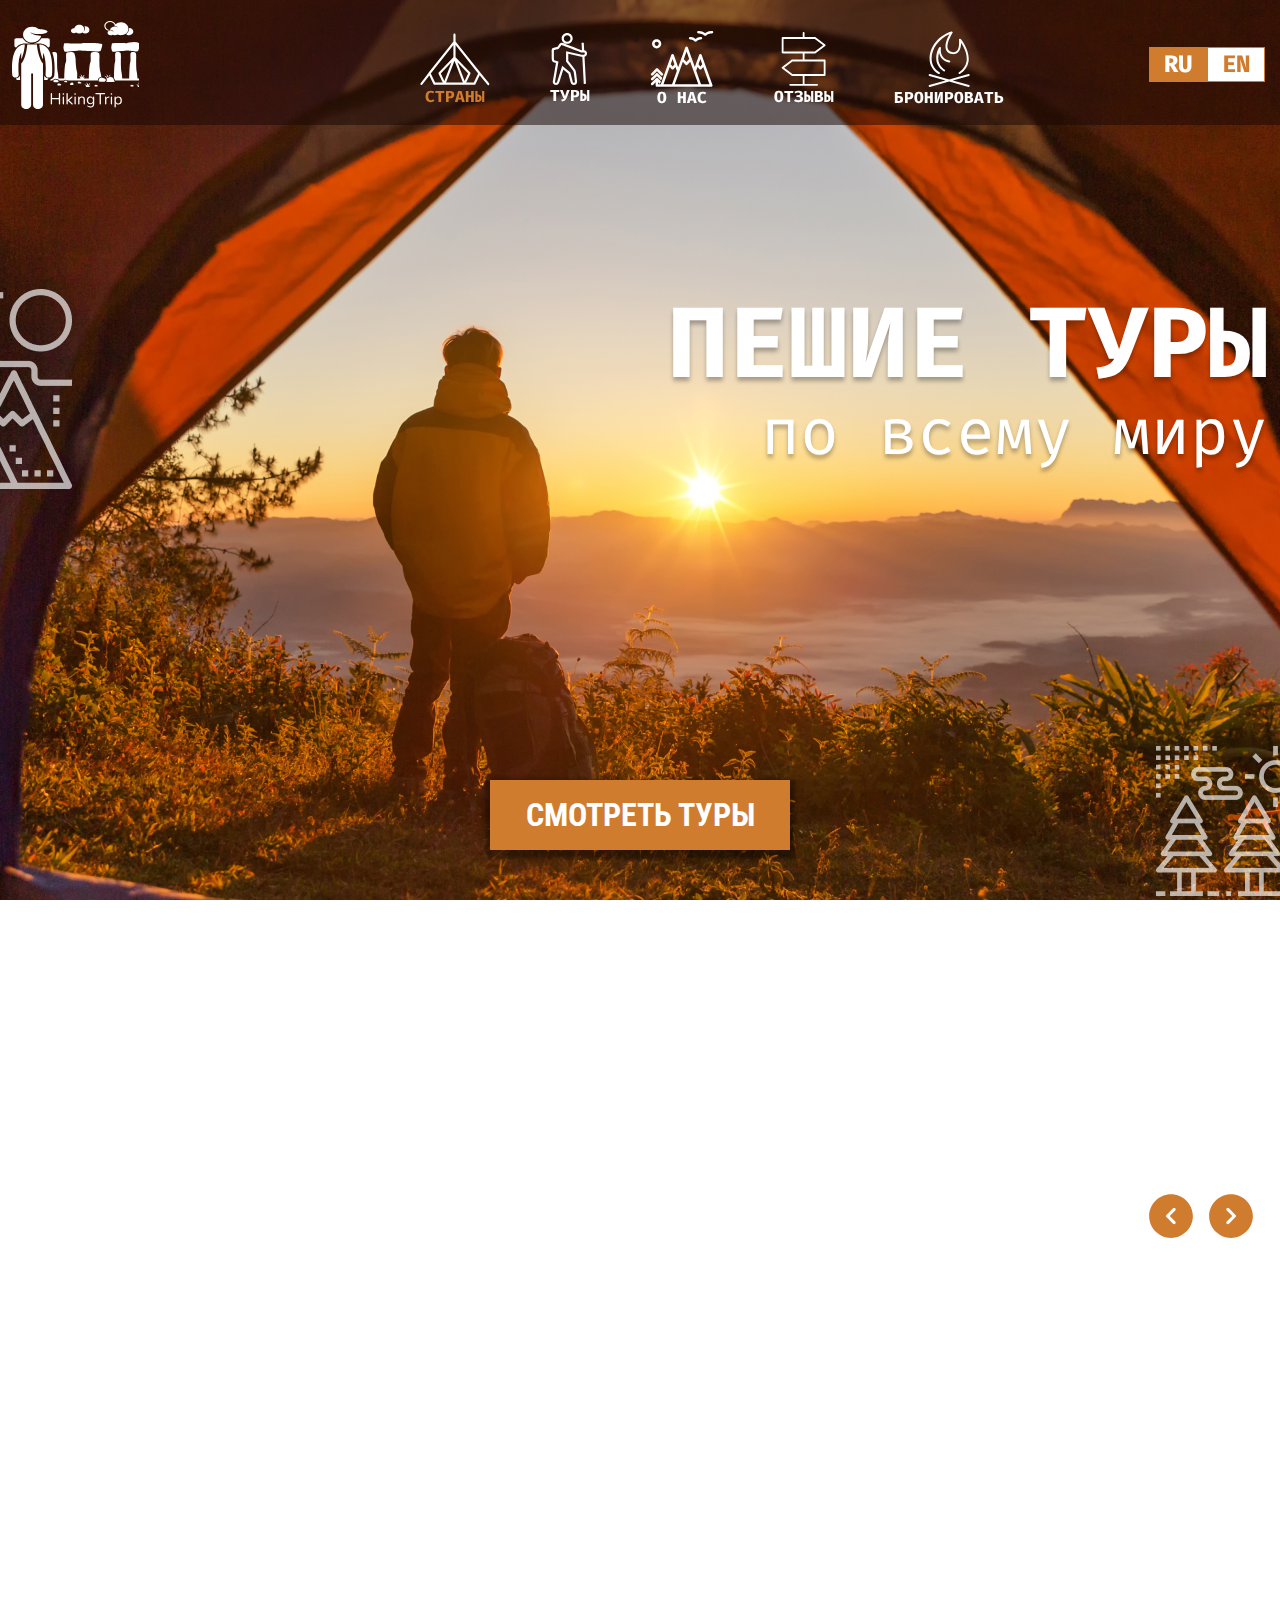
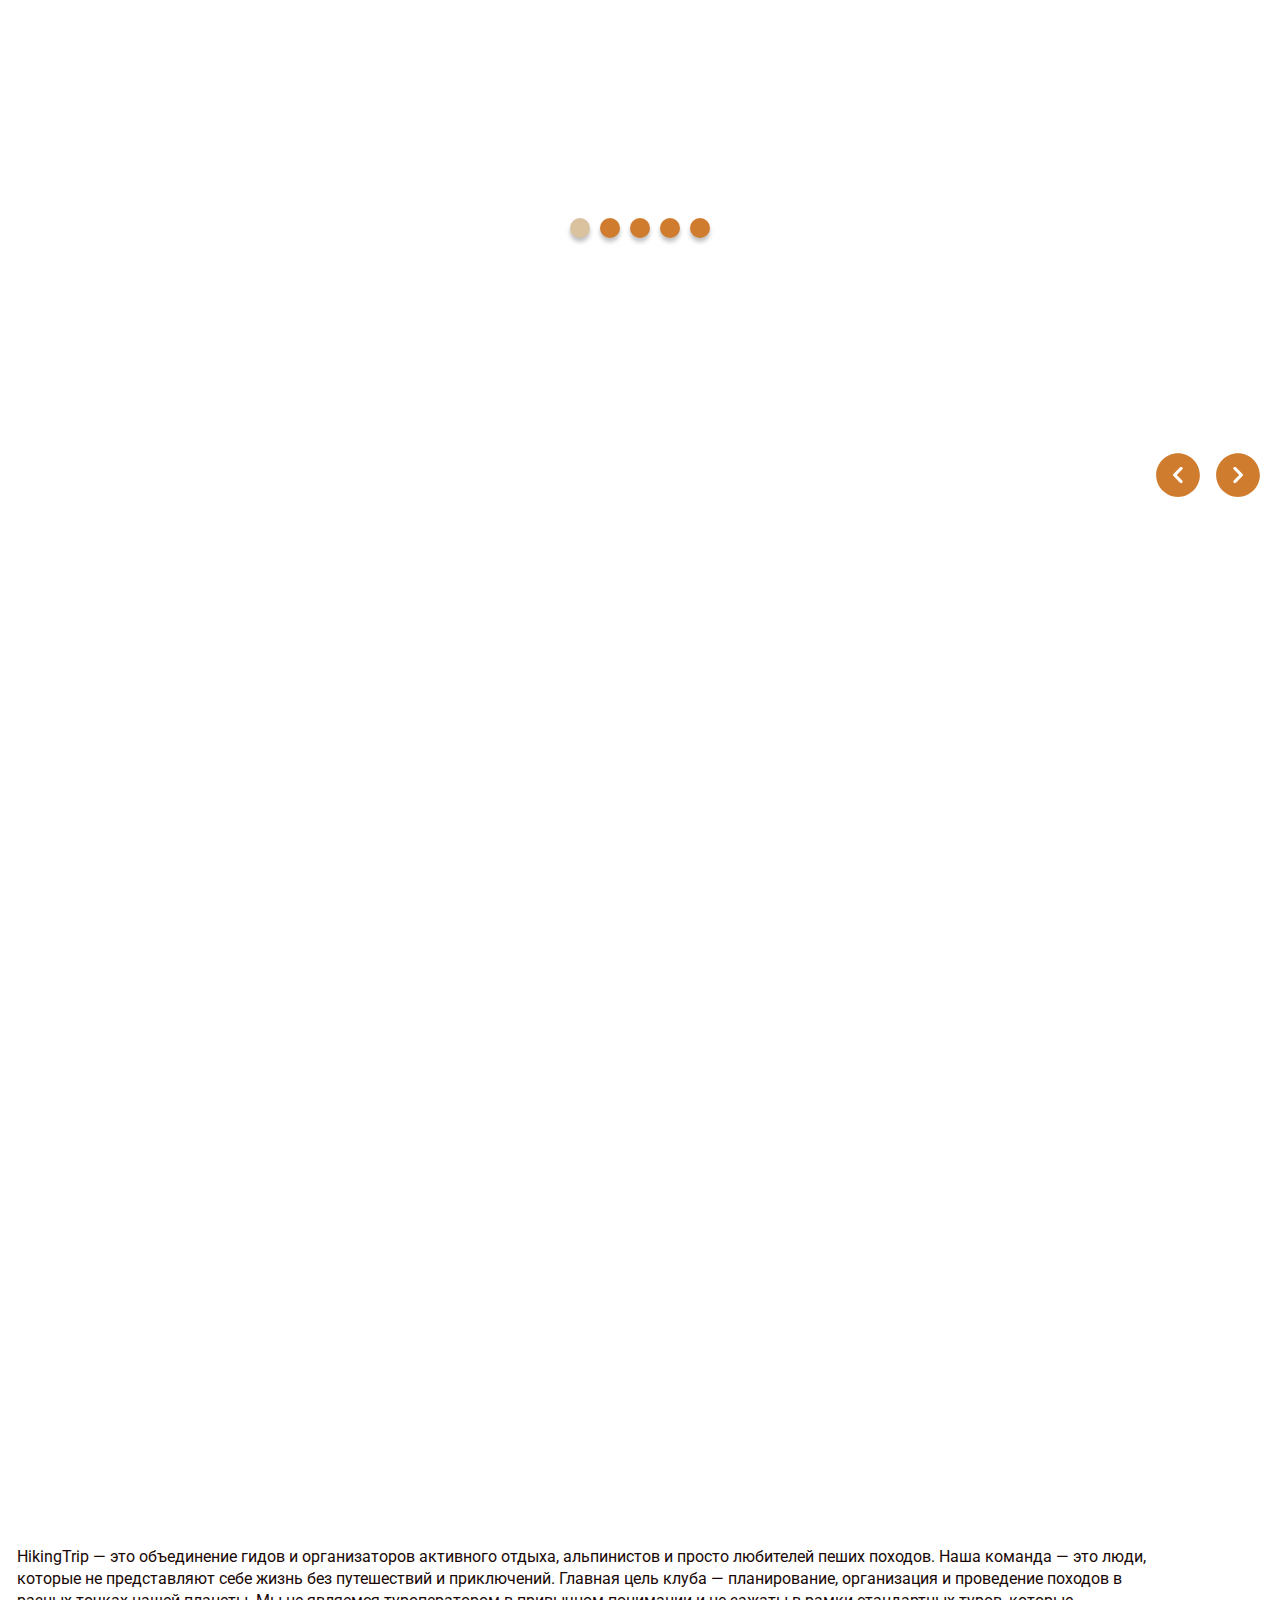
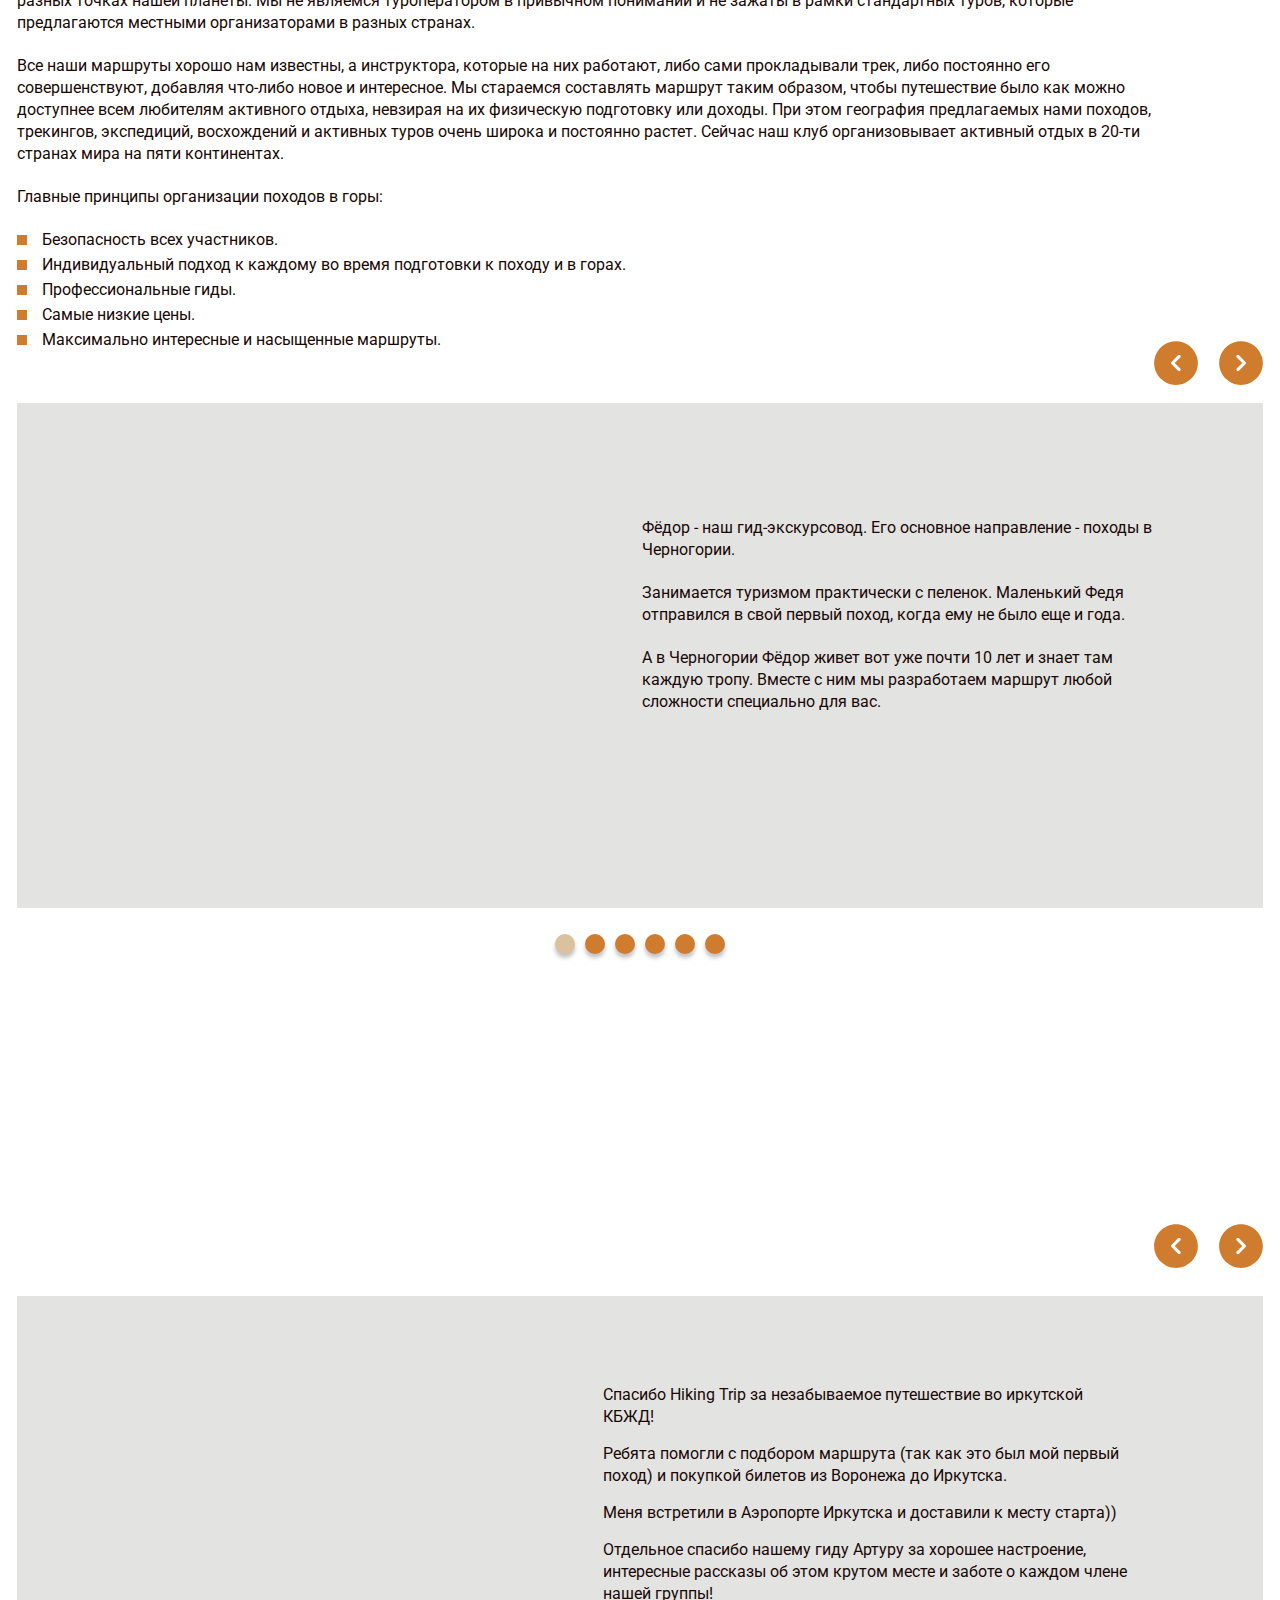
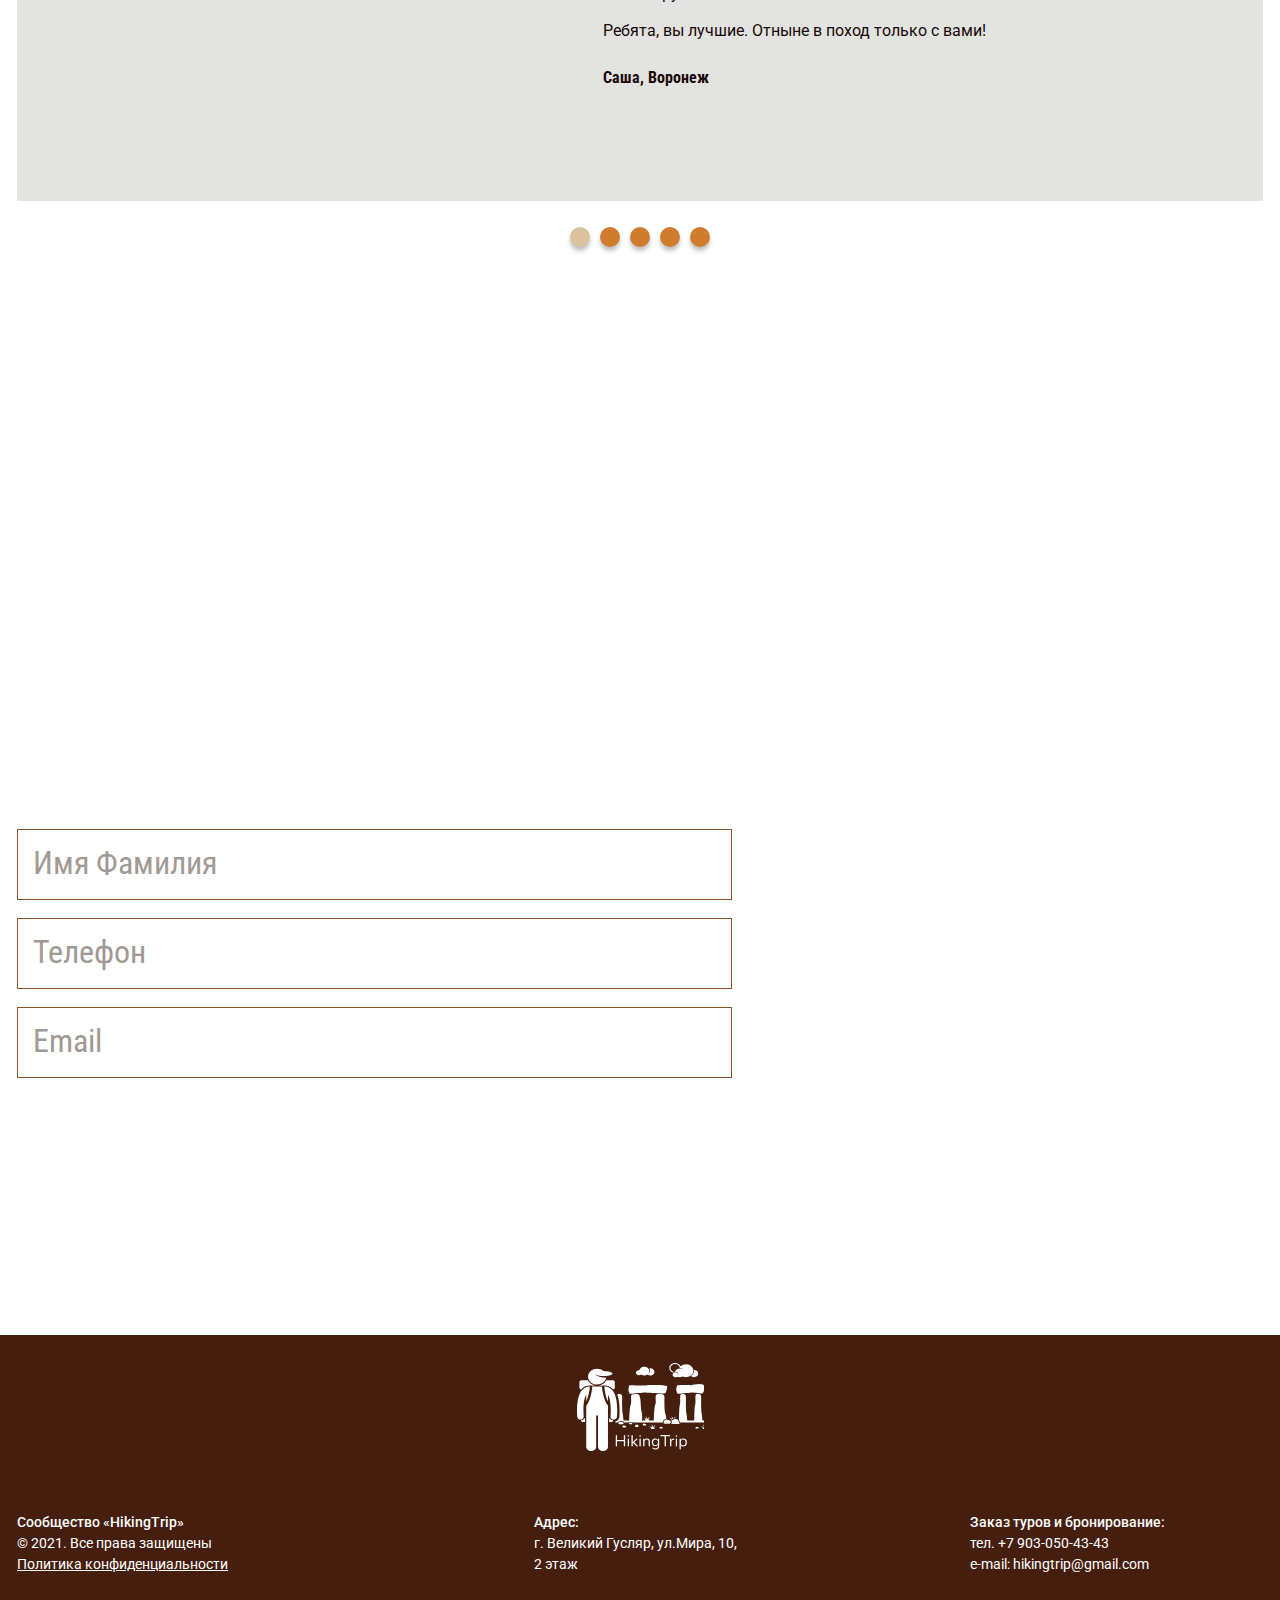
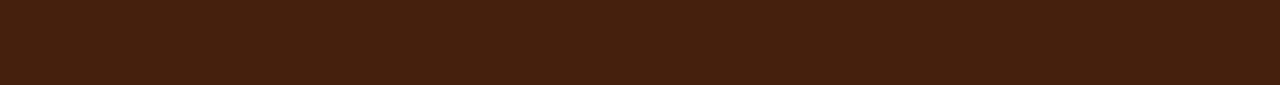
<file: app/index.html>
<!DOCTYPE html>
<html lang="ru">
<head>
    <meta charset="UTF-8">
    <title>Hiking Trip</title>
    <meta name="viewport" content="width=device-width, initial-scale=1, user-scalable=0">
    <link rel="stylesheet" href="css/style.min.css" />
</head>
<body data-bs-spy="scroll" data-bs-target="#navbar-main" data-bs-offset="125">
<header class="header home">
  <div class="header-top">
    <nav id="navbar-main" class="navbar navbar-expand-lg">
      <div class="container-fluid">
        <a class="navbar-brand" href="#">
          <img class="navbar-brand__img" src="img/logo.svg" alt="" />
        </a>
        <button class="navbar-toggler" type="button" data-bs-toggle="collapse" data-bs-target="#main-menu"
          aria-controls="main-menu" aria-expanded="false" aria-label="Toggle navigation">
          <span class="navbar-toggler-icon"></span>
        </button>
        <div class="collapse navbar-collapse" id="main-menu">
          <ul class="navbar-nav me-auto mb-2 mb-lg-0"">
            <li class="nav-item">              
              <a class="nav-link active" aria-current="page" href="#countries">
                <img class="nav-img" src="img/icon-country.svg" alt="">
                Страны</a>
            </li>
            <li class="nav-item">             
              <a class="nav-link" href="#tours">
                <img class="nav-img" src="img/icon-tour.svg" alt="">
                Туры
              </a>
            </li>
            <li class="nav-item">             
              <a class="nav-link" href="#about">
                <img class="nav-img" src="img/icon-about.svg" alt="">
                О Нас
              </a>
            </li>
            <li class="nav-item">             
              <a class="nav-link" href="#reviews">
                <img class="nav-img" src="img/icon-reviews.svg" alt="">
                Отзывы</a>
            </li>
            <li class="nav-item">              
              <a class="nav-link" href="#order">
                <img class="nav-img" src="img/icon-order.svg" alt="">
                Бронировать
              </a>
            </li>
          </ul>
        </div>
      </div>
    </nav>
    <div class="d-flex language">
      <a href="#" class="btn active">Ru</a>
      <a href="#" class="btn">En</a>
    </div>
  </div>
  <div class="header-bottom">
    <div class="container-fluid">
      <div class="header-bottom__title animate__animated animate__delay-1s animate__fadeInRight">ПЕШИЕ ТУРЫ<br />
        <span>по всему миру</span>
      </div>
      
    </div>
    <button class="btn header-bottom__btn btn-orange animate__animated animate__delay-2s animate__fadeInUp">Смотреть
      туры</button>
  </div>
</header>
 <section class="countries">
  <div class="container">
    <div class="countries__inner" id="countries">
      <div class="title countries-title wow animate__animated animate__fadeInLeft" data-wow-delay="0.3s">Страны</div>
      <div class="countries-slider">
        <div class="countries-slider__item wow animate__animated animate__fadeInUp" data-wow-delay="0.4s">
          <img class="countries-slider__item-img lazy" data-src="img/country1.png" alt="" />
          <div class="countries-slider__item-title">Россия</div>
          <div class="countries-slider__item-bottom">
            <div class="countries-slider__item-amount">10 туров</div>
            <button class="btn countries-slider__item-btn btn-orange">Подробнее</button>
          </div>
        </div>
        <div class="countries-slider__item wow animate__animated animate__fadeInUp" data-wow-delay="0.6s">
          <img class="countries-slider__item-img lazy" data-src="img/country2.png" alt="" />
          <div class="countries-slider__item-title">Турция</div>
          <div class="countries-slider__item-bottom">
            <div class="countries-slider__item-amount">6 труров</div>
            <button class="btn countries-slider__item-btn btn-orange">Подробнее</button>
          </div>
        </div>
        <div class="countries-slider__item wow animate__animated animate__fadeInUp" data-wow-delay="0.8s">
          <img class="countries-slider__item-img lazy" data-src="img/country3.png" alt="" />
          <div class="countries-slider__item-title">Непал</div>
          <div class="countries-slider__item-bottom">
            <div class="countries-slider__item-amount">5 туров</div>
            <button class="btn countries-slider__item-btn btn-orange">Подробнее</button>
          </div>
        </div>
        <div class="countries-slider__item">
          <img class="countries-slider__item-img lazy" data-src="img/country1.png" alt="" />
          <div class="countries-slider__item-title">Россия</div>
          <div class="countries-slider__item-bottom">
            <div class="countries-slider__item-amount">10 туров</div>
            <button class="btn countries-slider__item-btn btn-orange">Подробнее</button>
          </div>
        </div>
        <div class="countries-slider__item">
          <img class="countries-slider__item-img lazy" data-src="img/country2.png" alt="" />
          <div class="countries-slider__item-title">Турция</div>
          <div class="countries-slider__item-bottom">
            <div class="countries-slider__item-amount">6 труров</div>
            <button class="btn countries-slider__item-btn btn-orange">Подробнее</button>
          </div>
        </div>
      </div>
    </div>
  </div>
</section>
<section class="routes" id="tours">
  <div class="routes__inner">
    <div class="container">
      <div class="title routes-title wow animate__animated animate__fadeInLeft" data-wow-delay="0.3s">Популярные маршруты</div>
    </div>
    <div class="route-slider">
      <div class="route-box wow animate__animated animate__fadeInUp" data-wow-delay="0.4s">
        <div class="route-box__wraper lazy" style="background-image:url(img/route1.png)">
          <div class="route-box__cover">
            <div class="route-box__title">МАРШРУТ</div>
            <div class="route-box__title-small">Тиват - Котор</div>
            <div class="route-box__subtitle">ТИВАТ <span>|</span> ЧЕРНОГОРИЯ</div>
            <a href="tour.html" class="btn btn-orange route-box__details">ПОДРОБНЕЕ</a>
          </div>
        </div>
      </div>
      <div class="route-box wow animate__animated animate__fadeInUp" data-wow-delay="0.6s">
        <div class="route-box__wraper lazy" style="background-image:url(img/route2.png)">
          <div class="route-box__cover">
            <div class="route-box__title">МАРШРУТ</div>
            <div class="route-box__title-small">МАРДИ ХИМАЛ</div>
            <div class="route-box__subtitle">КАТМАНДУ <span>|</span> НЕПАЛ</div>
            <a href="tour.html" class="btn btn-orange route-box__details">ПОДРОБНЕЕ</a>
          </div>
        </div>
      </div>
      <div class="route-box wow animate__animated animate__fadeInUp" data-wow-delay="0.8s">
        <div class="route-box__wraper lazy" style="background-image:url(img/route3.png)">
          <div class="route-box__cover">
            <div class="route-box__title">КБЖД</div>
            <div class="route-box__title-small">Туда и обратно</div>
            <div class="route-box__subtitle">ИРКУТСК <span>|</span> РОССИЯ</div>
            <a href="tour.html" class="btn btn-orange route-box__details">ПОДРОБНЕЕ</a>
          </div>
        </div>
      </div>
      <div class="route-box wow animate__animated animate__fadeInUp" data-wow-delay="1s">
        <div class="route-box__wraper lazy" style="background-image:url(img/route4.png)">
          <div class="route-box__cover">
            <div class="route-box__title">МАРШРУТ</div>
            <div class="route-box__title-small">Ликийская тропа</div>
            <div class="route-box__subtitle">АНТАЛИЯ <span>|</span> ТУРЦИЯ</div>
            <a href="tour.html" class="btn btn-orange route-box__details">ПОДРОБНЕЕ</a>
          </div>
        </div>
      </div>
      <div class="route-box">
        <div class="route-box__wraper lazy" style="background-image:url(img/route1.png)">
          <div class="route-box__cover">
            <div class="route-box__title">МАРШРУТ</div>
              <div class="route-box__title-small">Тиват - Котор</div>            
              <div class="route-box__subtitle">ТИВАТ <span>|</span> ЧЕРНОГОРИЯ</div>
              <a href="tour.html" class="btn btn-orange route-box__details">ПОДРОБНЕЕ</a>
          </div>
        </div>
      </div>
      <div class="route-box">
        <div class="route-box__wraper" style="background-image:url(img/route2.png)">
          <div class="route-box__cover">
            <div class="route-box__title">МАРШРУТ</div>
              <div class="route-box__title-small">МАРДИ ХИМАЛ</div>
              <div class="route-box__subtitle">КАТМАНДУ <span>|</span> НЕПАЛ</div>
              <a href="tour.html" class="btn btn-orange route-box__details">ПОДРОБНЕЕ</a>
          </div>
        </div>
      </div>   
      <div class="route-box">
        <div class="route-box__wraper" style="background-image:url(img/route3.png)">
          <div class="route-box__cover">
            <div class="route-box__title">КБЖД</div>
              <div class="route-box__title-small">Туда и обратно</div>
              <div class="route-box__subtitle">ИРКУТСК <span>|</span> РОССИЯ</div>
              <a href="tour.html" class="btn btn-orange route-box__details">ПОДРОБНЕЕ</a>
          </div>
        </div>
      </div>
      <div class="route-box">
         <div class="route-box__wraper" style="background-image:url(img/route4.png)">
          <div class="route-box__cover">
            <div class="route-box__title">МАРШРУТ</div>
              <div class="route-box__title-small">Ликийская тропа</div>            
              <div class="route-box__subtitle">АНТАЛИЯ <span>|</span> ТУРЦИЯ</div>
              <a href="tour.html" class="btn btn-orange route-box__details">ПОДРОБНЕЕ</a>
          </div>
        </div>
      </div>
    </div>
  </div>
</section>
<section class="about" id="about">
  <div class="container">
    <div class="about__inner">
      <div class="title about-title wow animate__animated animate__fadeInLeft" data-wow-delay="0.3s">О нас</div>
      <div class="about__text">
       <p>HikingTrip — это объединение гидов и организаторов активного отдыха, альпинистов и просто любителей пеших походов. Наша
        команда — это люди, которые не представляют себе жизнь без путешествий и приключений. Главная цель клуба — планирование,
        организация и проведение походов в разных точках нашей планеты. Мы не являемся туроператором в привычном понимании и не
        зажаты в рамки стандартных туров, которые предлагаются местными организаторами в разных странах.</p>
        
        <p>Все наши маршруты хорошо нам известны, а инструктора, которые на них работают, либо сами прокладывали трек, либо
        постоянно его совершенствуют, добавляя что-либо новое и интересное. Мы стараемся составлять маршрут таким образом, чтобы
        путешествие было как можно доступнее всем любителям активного отдыха, невзирая на их физическую подготовку или доходы.
        При этом география предлагаемых нами походов, трекингов, экспедиций, восхождений и активных туров очень широка и
        постоянно растет. Сейчас наш клуб организовывает активный отдых в 20-ти странах мира на пяти континентах.</p>
        
        <p>Главные принципы организации походов в горы:</p>
        <ul class="about-list">
          <li class="about-list__item">Безопасность всех участников.</li>
          <li class="about-list__item">Индивидуальный подход к каждому во время подготовки к походу и в горах.</li>
          <li class="about-list__item">Профессиональные гиды.</li>
          <li class="about-list__item">Самые низкие цены.</li>
          <li class="about-list__item">Максимально интересные и насыщенные маршруты.</li>
        </ul>
      </div>
      <div class="about-slider">
        <div class="about-box">
          <div class="row">
            <div class="col-md-5">
              <img class="about-box__img lazy" data-src="img/about.png" alt="" />
            </div>
            <div class="col-md-7">
              <div class="about-box__text">
                <p>Фёдор - наш гид-экскурсовод. Его основное направление - походы в Черногории.</p>
               <p>Занимается туризмом практически с пеленок. Маленький Федя отправился в свой первый поход, когда ему не было еще и года.</p>
                
               </p>А в Черногории Фёдор живет вот уже почти 10 лет и знает там каждую тропу. Вместе с ним мы разработаем маршрут любой
                сложности специально для вас.</p>
              </div>
            </div>
          </div>
        </div>
        <div class="about-box">
          <div class="row">
            <div class="col-md-5">
              <img class="about-box__img lazy" data-src="img/about.png" alt="" />
            </div>
            <div class="col-md-7">
              <div class="about-box__text">
                <p>Фёдор - наш гид-экскурсовод. Его основное направление - походы в Черногории.</p>
                <p>Занимается туризмом практически с пеленок. Маленький Федя отправился в свой первый поход, когда ему не было
                  еще и года.</p>
        
                </p>А в Черногории Фёдор живет вот уже почти 10 лет и знает там каждую тропу. Вместе с ним мы разработаем маршрут
                любой
                сложности специально для вас.</p>
              </div>
            </div>
          </div>
        </div>
        <div class="about-box">
          <div class="row">
            <div class="col-md-5">
              <img class="about-box__img lazy" data-src="img/about.png" alt="" />
            </div>
            <div class="col-md-7">
              <div class="about-box__text">
                <p>Фёдор - наш гид-экскурсовод. Его основное направление - походы в Черногории.</p>
                <p>Занимается туризмом практически с пеленок. Маленький Федя отправился в свой первый поход, когда ему не было
                  еще и года.</p>
        
                </p>А в Черногории Фёдор живет вот уже почти 10 лет и знает там каждую тропу. Вместе с ним мы разработаем маршрут
                любой
                сложности специально для вас.</p>
              </div>
            </div>
          </div>
        </div>
        <div class="about-box">
          <div class="row">
            <div class="col-md-5">
              <img class="about-box__img lazy" data-src="img/about.png" alt="" />
            </div>
            <div class="col-md-7">
              <div class="about-box__text">
                <p>Фёдор - наш гид-экскурсовод. Его основное направление - походы в Черногории.</p>
                <p>Занимается туризмом практически с пеленок. Маленький Федя отправился в свой первый поход, когда ему не было
                  еще и года.</p>
        
                </p>А в Черногории Фёдор живет вот уже почти 10 лет и знает там каждую тропу. Вместе с ним мы разработаем маршрут
                любой
                сложности специально для вас.</p>
              </div>
            </div>
          </div>
        </div>
        <div class="about-box">
          <div class="row">
            <div class="col-md-5">
              <img class="about-box__img lazy" data-src="img/about.png" alt="" />
            </div>
            <div class="col-md-7">
              <div class="about-box__text">
                <p>Фёдор - наш гид-экскурсовод. Его основное направление - походы в Черногории.</p>
                <p>Занимается туризмом практически с пеленок. Маленький Федя отправился в свой первый поход, когда ему не было
                  еще и года.</p>
        
                </p>А в Черногории Фёдор живет вот уже почти 10 лет и знает там каждую тропу. Вместе с ним мы разработаем маршрут
                любой
                сложности специально для вас.</p>
              </div>
            </div>
          </div>
        </div>
        <div class="about-box">
          <div class="row">
            <div class="col-md-5">
              <img class="about-box__img lazy" data-src="img/about.png" alt="" />
            </div>
            <div class="col-md-7">
              <div class="about-box__text">
                <p>Фёдор - наш гид-экскурсовод. Его основное направление - походы в Черногории.</p>
                <p>Занимается туризмом практически с пеленок. Маленький Федя отправился в свой первый поход, когда ему не было
                  еще и года.</p>
        
                </p>А в Черногории Фёдор живет вот уже почти 10 лет и знает там каждую тропу. Вместе с ним мы разработаем маршрут
                любой
                сложности специально для вас.</p>
              </div>
            </div>
          </div>
        </div>
      </div>
    </div>
  </div>
</section>
<section class="reviews" id="reviews">
  <div class="container">
    <div class="reviews__inner">
      <div class="title reviews-title wow animate__animated animate__fadeInLeft" data-wow-delay="0.3s">Отзывы</div>
      <div class="reviews-slider">
        <div class="reviews-box">
          <div class="row">
            <div class="col-md-5">
              <img class="reviews-box__img lazy" data-src="img/reviews1.png" alt="" />
            </div>
            <div class="col-md-7">
              <div class="reviews-box__text">
                <p>Спасибо Hiking Trip за незабываемое путешествие во иркутской КБЖД!</p>
                <p> Ребята помогли с подбором маршрута (так как это был мой первый поход) и покупкой билетов из Воронежа до
                  Иркутска.</p>
        
                <p>Меня встретили в Аэропорте Иркутска и доcтавили к месту старта))</p>
        
                <p>Отдельное спасибо нашему гиду Артуру за хорошее настроение, интересные рассказы об этом крутом месте и заботе
                  о каждом
                  члене нашей группы!</p>
        
                <p>Ребята, вы лучшие. Отныне в поход только с вами!</p>
              </div>
              <div class="reviews-box__name">
                Саша, <span class="city">Воронеж</span>
              </div>
            </div>
          </div>
        </div>
        <div class="reviews-box">
          <div class="row">
            <div class="col-md-5">
              <img class="reviews-box__img lazy" data-src="img/reviews1.png" alt="" />
            </div>
            <div class="col-md-7">
              <div class="reviews-box__text">
                <p>Спасибо Hiking Trip за незабываемое путешествие во иркутской КБЖД!</p>
                <p> Ребята помогли с подбором маршрута (так как это был мой первый поход) и покупкой билетов из Воронежа до
                  Иркутска.</p>
        
                <p>Меня встретили в Аэропорте Иркутска и доcтавили к месту старта))</p>
        
                <p>Отдельное спасибо нашему гиду Артуру за хорошее настроение, интересные рассказы об этом крутом месте и заботе
                  о каждом
                  члене нашей группы!</p>
        
                <p>Ребята, вы лучшие. Отныне в поход только с вами!</p>
              </div>
              <div class="reviews-box__name">
                Саша, <span class="city">Воронеж</span>
              </div>
            </div>
          </div>
        </div>
        <div class="reviews-box">
          <div class="row">
            <div class="col-md-5">
              <img class="reviews-box__img lazy" data-src="img/reviews1.png" alt="" />
            </div>
            <div class="col-md-7">
              <div class="reviews-box__text">
                <p>Спасибо Hiking Trip за незабываемое путешествие во иркутской КБЖД!</p>
                <p> Ребята помогли с подбором маршрута (так как это был мой первый поход) и покупкой билетов из Воронежа до
                  Иркутска.</p>
        
                <p>Меня встретили в Аэропорте Иркутска и доcтавили к месту старта))</p>
        
                <p>Отдельное спасибо нашему гиду Артуру за хорошее настроение, интересные рассказы об этом крутом месте и заботе
                  о каждом
                  члене нашей группы!</p>
        
                <p>Ребята, вы лучшие. Отныне в поход только с вами!</p>
              </div>
              <div class="reviews-box__name">
                Саша, <span class="city">Воронеж</span>
              </div>
            </div>
          </div>
        </div>
        <div class="reviews-box">
          <div class="row">
            <div class="col-md-5">
              <img class="reviews-box__img lazy" data-src="img/reviews1.png" alt="" />
            </div>
            <div class="col-md-7">
              <div class="reviews-box__text">
                <p>Спасибо Hiking Trip за незабываемое путешествие во иркутской КБЖД!</p>
                <p> Ребята помогли с подбором маршрута (так как это был мой первый поход) и покупкой билетов из Воронежа до
                  Иркутска.</p>
        
                <p>Меня встретили в Аэропорте Иркутска и доcтавили к месту старта))</p>
        
                <p>Отдельное спасибо нашему гиду Артуру за хорошее настроение, интересные рассказы об этом крутом месте и заботе
                  о каждом
                  члене нашей группы!</p>
        
                <p>Ребята, вы лучшие. Отныне в поход только с вами!</p>
              </div>
              <div class="reviews-box__name">
                Саша, <span class="city">Воронеж</span>
              </div>
            </div>
          </div>
        </div>
        <div class="reviews-box">
          <div class="row">
            <div class="col-md-5">
              <img class="reviews-box__img lazy" data-src="img/reviews1.png" alt="" />
            </div>
            <div class="col-md-7">
              <div class="reviews-box__text">
                <p>Спасибо Hiking Trip за незабываемое путешествие во иркутской КБЖД!</p>
                <p> Ребята помогли с подбором маршрута (так как это был мой первый поход) и покупкой билетов из Воронежа до Иркутска.</p>
                
                <p>Меня встретили в Аэропорте Иркутска и доcтавили к месту старта))</p>
                
                <p>Отдельное спасибо нашему гиду Артуру за хорошее настроение, интересные рассказы об этом крутом месте и заботе о каждом
                члене нашей группы!</p>
                
                <p>Ребята, вы лучшие. Отныне в поход только с вами!</p>
              </div>
              <div class="reviews-box__name">
                Саша, <span class="city">Воронеж</span>
              </div>
            </div>
          </div>
        </div>
      </div>
    </div>
  </div>
</section>
<section class="order" id="order">
  <div class="container">
    <div class="order__inner">
      <div class="title order-title wow animate__animated animate__fadeInLeft" data-wow-delay="0.2s">Сомневаешься, какой выбрать маршрут?</div>
      <div class="order-subtitle wow animate__animated animate__fadeInLeft" data-wow-delay="0.4s">Оставь заявку, мы обязательно свяжемся с тобой и поможем с выбором.</div>
      <form class="order-form" name="order-form" method="post">
        <div class="input-group">
          <input type="text" class="form-control" placeholder="Имя Фамилия" />
        </div>
        <div class="input-group">
          <input type="text" class="form-control" placeholder="Телефон" />
        </div>
        <div class="input-group">
          <input type="email" class="form-control" placeholder="Email" required />
          </div>
        <button type="submit" class="btn order-form__btn btn-orange wow animate__animated animate__fadeInUp" data-wow-delay="0.6s">ОСТАВИТЬ ЗАЯВКУ</button>
      </form>
    </div>
  </div>
</section>
<footer class="footer">
  <div class="container">
    <div class="footer__inner">
      <div class="row">
        <div class="col">
          <div class="logo">
            <a href="index.html" class="logo-link">
              <img src="img/logo.svg" alt="" />
            </a>
          </div>
        </div>
      </div>
      <div class="row footer__items">
        <div class="col-12 col-sm-3">
          <div class="footer__community">Сообщество «HikingTrip»</div>
          <div class="footer__copy">&copy; 2021. Все права защищены</div>
          <div class="policy"><a href="#">Политика конфиденциальности</a></div>
        </div>
        <div class="col-12 col-sm-6">
          <div class="footer__address"><span>Адрес:</span><br />
            г. Великий Гусляр, ул.Мира, 10,<br />
            2 этаж
        </div>
        </div>
        <div class="col-12 col-sm-3">
          <div class="footer__order"><span>Заказ туров и бронирование:</span><br />
            тел. +7 903-050-43-43<br />
            e-mail: hikingtrip@gmail.com
          </div>
        </div>
      </div>
    </div>
  </div>
</footer>
<script type="text/javascript" src="js/main.min.js"></script>

</body>
</html>
</file>
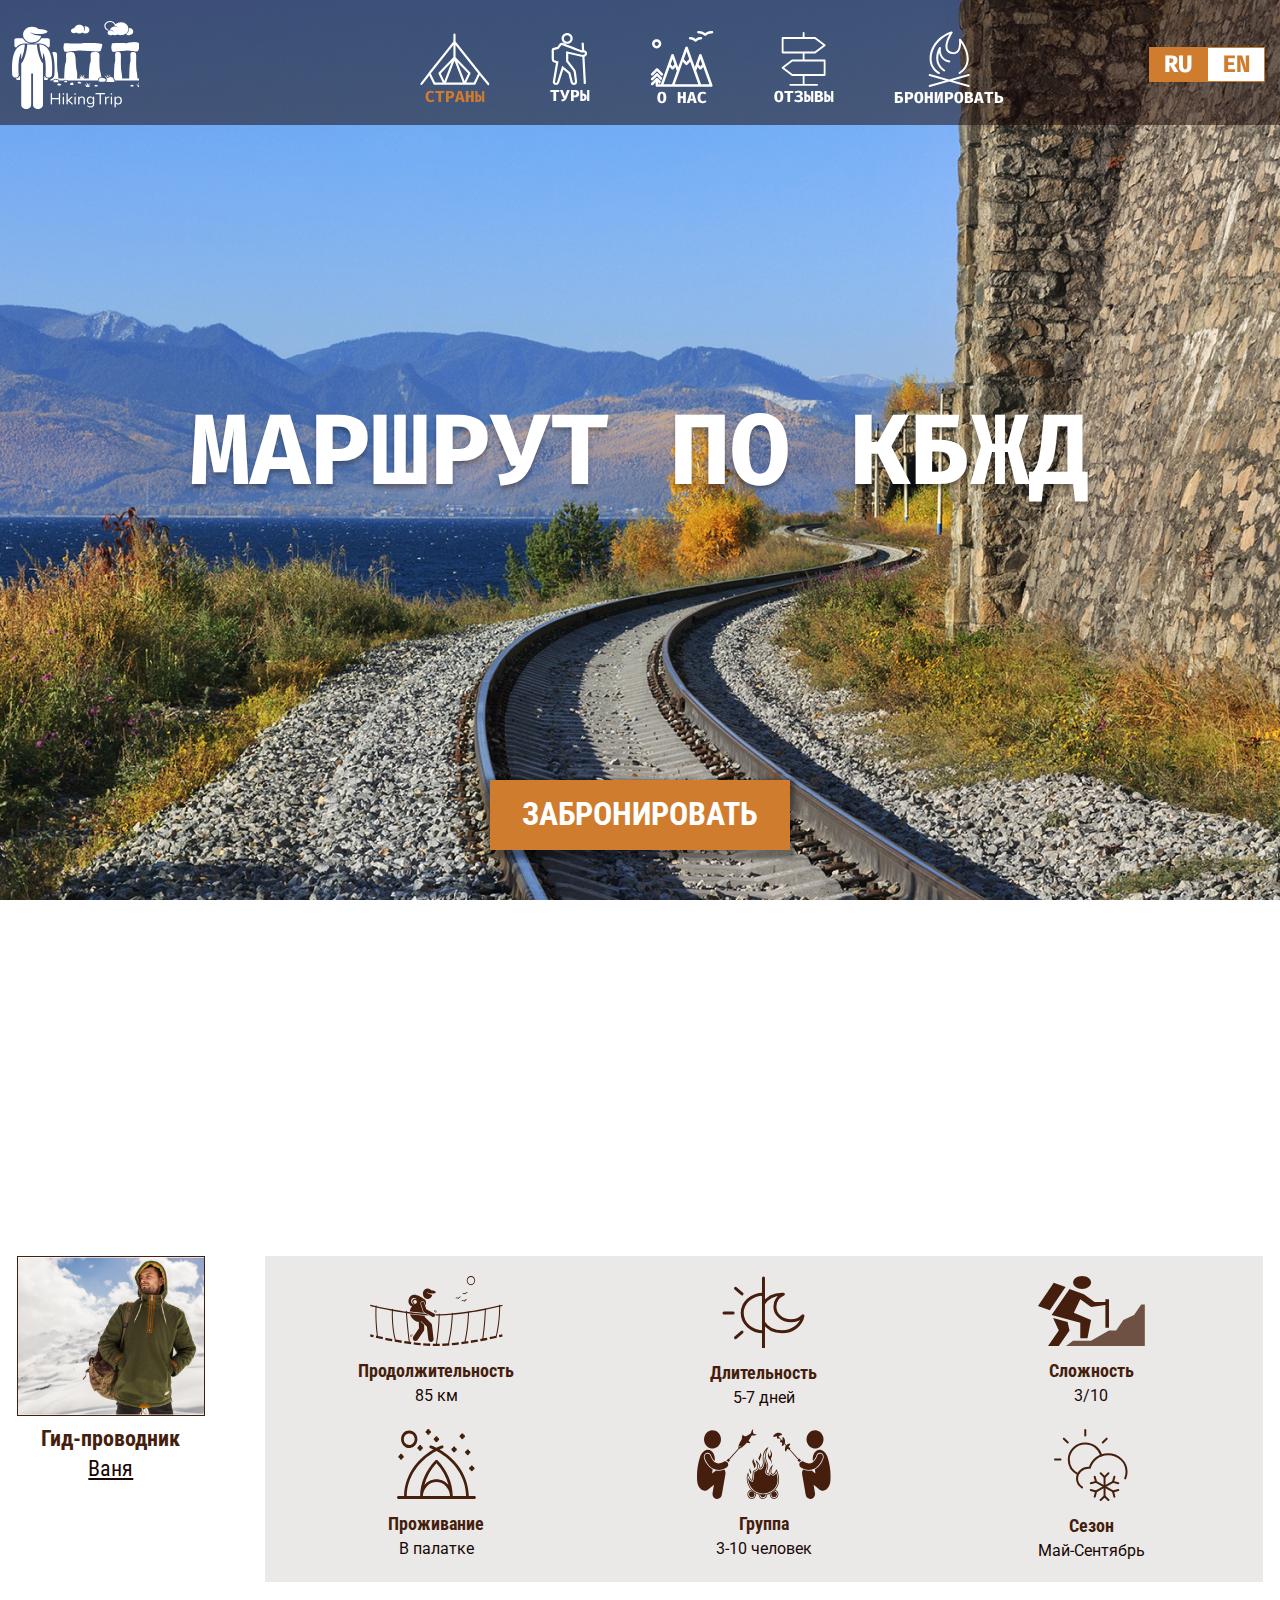
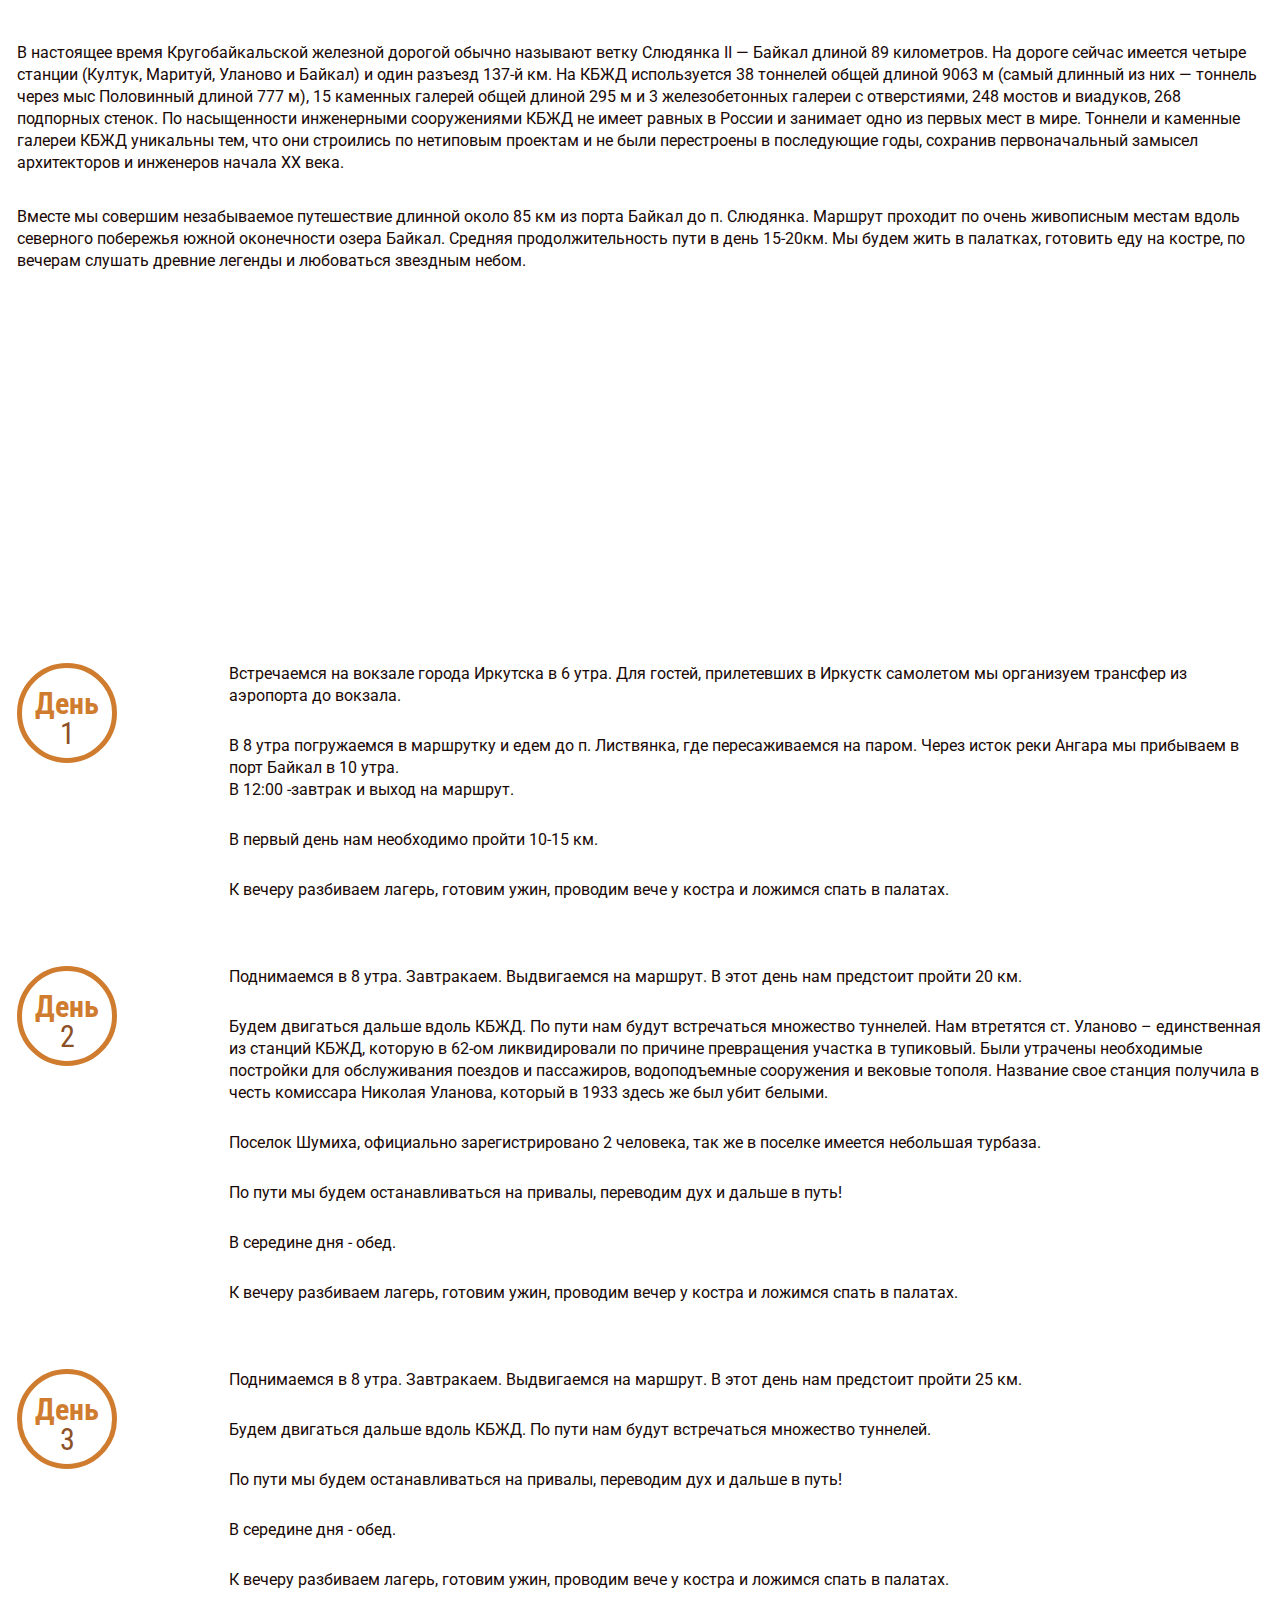
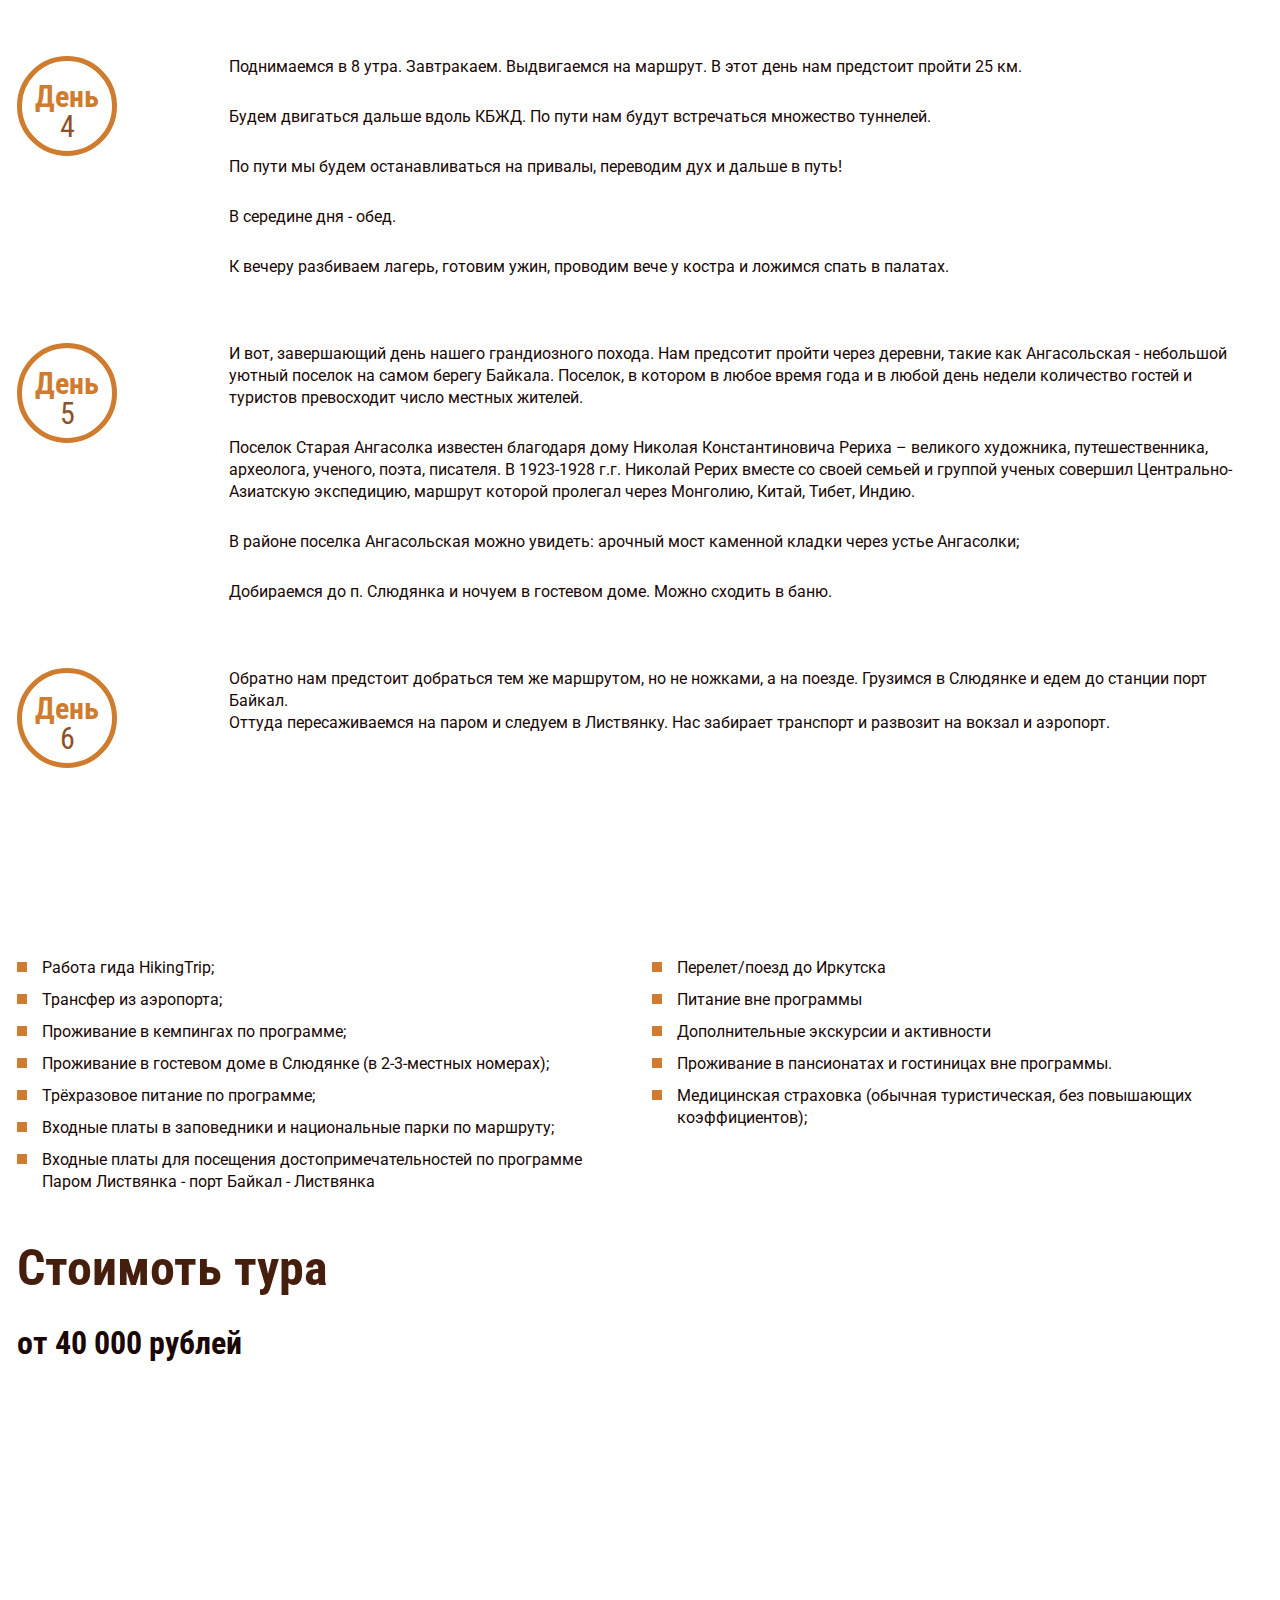
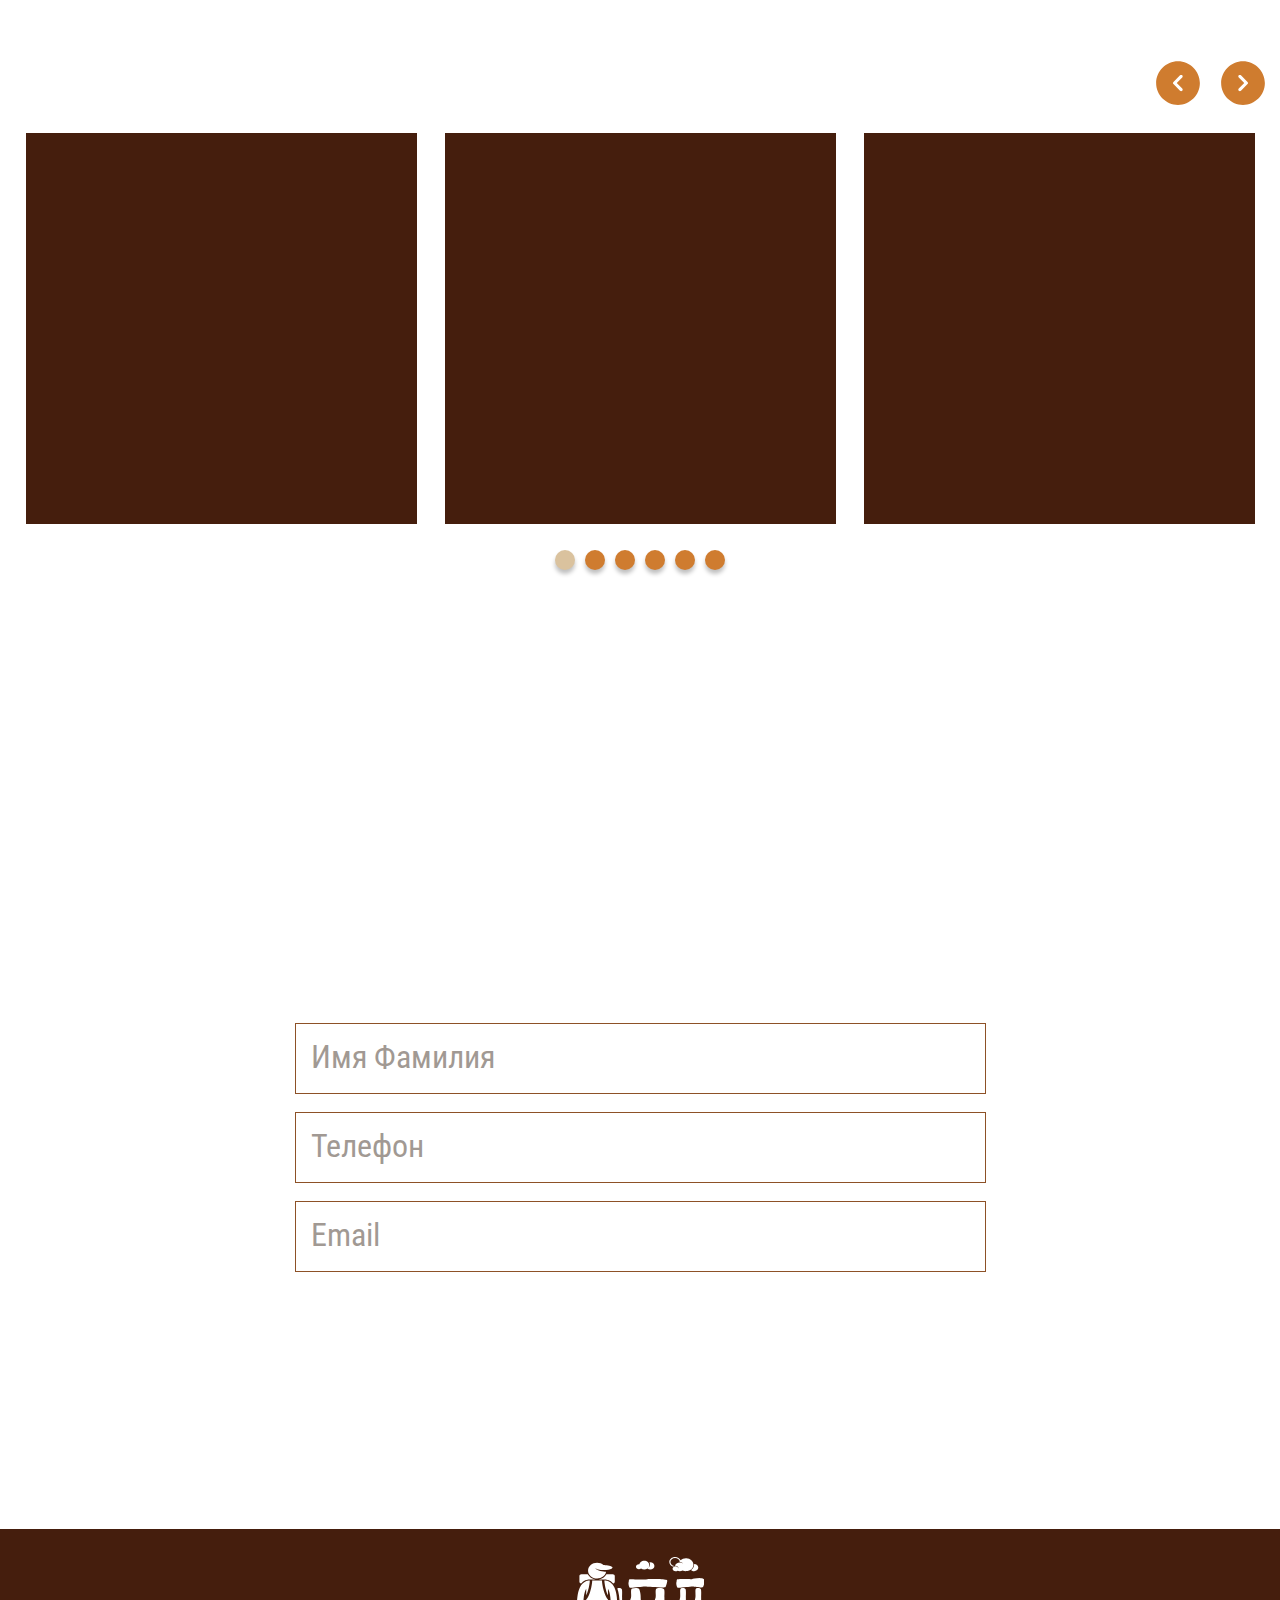
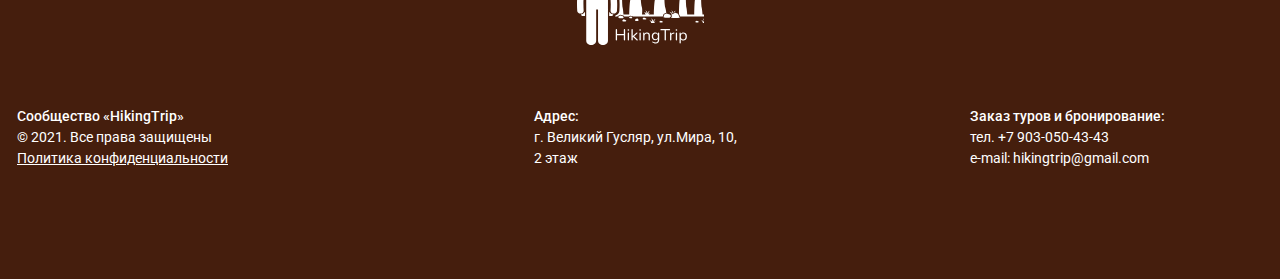
<file: app/tour.html>
<!DOCTYPE html>
<html lang="ru">

<head>
  <meta charset="UTF-8">
  <title>Hiking Trip| Tour</title>
  <meta name="viewport" content="width=device-width, initial-scale=1, user-scalable=0">
  <link rel="stylesheet" href="css/style.min.css" />
</head>

<body>
  <header class="header">
    <div class="header-top">
      <nav class="navbar navbar-expand-lg">
        <div class="container-fluid">
          <a class="navbar-brand" href="index.html">
            <img class="navbar-brand__img" src="img/logo.svg" alt="" />
          </a>
          <button class="navbar-toggler" type="button" data-bs-toggle="collapse" data-bs-target="#main-menu"
            aria-controls="main-menu" aria-expanded="false" aria-label="Toggle navigation">
            <span class="navbar-toggler-icon"></span>
          </button>
          <div class="collapse navbar-collapse" id="main-menu">
            <ul class="navbar-nav me-auto mb-2 mb-lg-0"">
              <li class=" nav-item">
                <a class="nav-link active" aria-current="page" href="#countries">
                  <img class="nav-img" src="img/icon-country.svg" alt="">
                  Страны
                </a>
              </li>
              <li class="nav-item">
                <a class="nav-link" href="#tours">
                  <img class="nav-img" src="img/icon-tour.svg" alt="">
                  Туры
                </a>
              </li>
              <li class="nav-item">
                <a class="nav-link" href="#about">
                  <img class="nav-img" src="img/icon-about.svg" alt="">
                  О Нас
                </a>
              </li>
              <li class="nav-item">
                <a class="nav-link" href="#reviews">
                  <img class="nav-img" src="img/icon-reviews.svg" alt="">
                  Отзывы</a>
              </li>
              <li class="nav-item">            
                <a class="nav-link" href="#order">
                  <img class="nav-img" src="img/icon-order.svg" alt="">
                  Бронировать
                </a>
              </li>
            </ul>
          </div>
        </div>
      </nav>
      <div class="d-flex language">
        <a href="#" class="btn active">Ru</a>
        <a href="#" class="btn">En</a>
      </div>
    </div>
    <div class="header-bottom">
      <div class="container-fluid">
        <div class="header-bottom__title header-tour__title animate__animated animate__delay-1s animate__fadeInDown">МАРШРУТ ПО КБЖД</div>
        <a href="#order" class="btn header-bottom__btn header-bottom__book-btn btn-orange animate__animated animate__delay-1s animate__fadeInUp">Забронировать</a>
      </div>
    </div>
  </header>
<section class="route">
  <div class="container">
    <div class="route__inner">
      <div class="title route-title wow animate__animated animate__fadeInLeft" data-wow-delay="0.3s">О маршруте</div>
      <div class="row route__about">
        <div class="col-md-4 col-md-4 col-lg-3 col-xl-2">
          <div class="route-guide">
            <img class="route-guide__img lazy" data-src="img/guide.png" alt="" />
            <div class="route-guide__title">Гид-проводник</div>
            <a class="route-guide__name" href="#">Ваня</a>
          </div>
        </div>
        <div class="col-md-8 col-lg-9 col-xl-10">
          <div class="route__items">
            <div class="row">
              <div class="col-6 col-sm-4 col-md-6 col-lg-4 route__item">
                <img class="route__item-img" src="img/distance.svg" alt="">
                <div class="route__item-title">Продолжительность</div>
                <div class="route__item-value">85 км</div>
              </div>
              <div class="col-6 col-sm-4 col-md-6 col-lg-4 route__item">
                <img class="route__item-img" src="img/duration.svg" alt="">
                <div class="route__item-title">Длительность</div>
                <div class="route__item-value">5-7 дней</div>
              </div>
              <div class="col-6 col-sm-4 col-md-6 col-lg-4 route__item">
                <img class="route__item-img" src="img/hiking.svg" alt="">
                <div class="route__item-title">Сложность</div>
                <div class="route__item-value">3/10</div>
              </div>
              <div class="col-6 col-sm-4 col-md-6 col-lg-4 route__item">
                <img class="route__item-img" src="img/living.svg" alt="">
                <div class="route__item-title">Проживание</div>
                <div class="route__item-value">В палатке</div>
              </div>
              <div class="col-6 col-sm-4 col-md-6 col-lg-4 route__item">
                <img class="route__item-img" src="img/group.svg" alt="">
                <div class="route__item-title">Группа</div>
                <div class="route__item-value">3-10 человек</div>
              </div>
              <div class="col-6 col-sm-4 col-md-6 col-lg-4 route__item">
                <img class="route__item-img" src="img/season.svg" alt="">
                <div class="route__item-title">Сезон</div>
                <div class="route__item-value">Май-Сентябрь</div>
              </div>
            </div>
          </div>
        </div>
      </div>
      <div class="route__text">
        <p>В настоящее время Кругобайкальской железной дорогой обычно называют ветку Слюдянка II — Байкал длиной 89 километров. На
        дороге сейчас имеется четыре станции (Култук, Маритуй, Уланово и Байкал) и один разъезд 137-й км. На КБЖД используется
        38 тоннелей общей длиной 9063 м (самый длинный из них — тоннель через мыс Половинный длиной 777 м), 15 каменных галерей
        общей длиной 295 м и 3 железобетонных галереи с отверстиями, 248 мостов и виадуков, 268 подпорных стенок. По
        насыщенности инженерными сооружениями КБЖД не имеет равных в России и занимает одно из первых мест в мире. Тоннели и
        каменные галереи КБЖД уникальны тем, что они строились по нетиповым проектам и не были перестроены в последующие годы,
        сохранив первоначальный замысел архитекторов и инженеров начала XX века.</p>
        
        <p>Вместе мы совершим незабываемое путешествие длинной около 85 км из порта Байкал до п. Слюдянка. Маршрут проходит по
        очень живописным местам вдоль северного побережья южной оконечности озера Байкал. Средняя продолжительность пути в день
        15-20км. Мы будем жить в палатках, готовить еду на костре, по вечерам слушать древние легенды и любоваться звездным
        небом.</p>
      </div>
    </div>
  </div>
</section>
<section class="program">
  <div class="container">
    <div class="program__inner">
      <div class="title program-title wow animate__animated animate__fadeInLeft" data-wow-delay="0.3s">Программа маршрута</div>
      <div class="row program__item">
        <div class="col-sm-3 col-md-2">
          <div class="program__item-day">
            День <span>1</span>
          </div>
        </div>
        <div class="col-sm-9 col-md-10 program__item-text">
          <p>Встречаемся на вокзале города Иркутска в 6 утра. Для гостей, прилетевших в Иркустк самолетом мы организуем трансфер из
          аэропорта до вокзала.</p>
          <p>В 8 утра погружаемся в маршрутку и едем до п. Листвянка, где пересаживаемся на паром. Через исток
          реки Ангара мы прибываем в порт Байкал в 10 утра.<br />
          В 12:00 -завтрак и выход на маршрут.</p>
          
          <p>В первый день нам необходимо пройти 10-15 км.</p>
          
          <p>К вечеру разбиваем лагерь, готовим ужин, проводим вече у костра и ложимся спать в палатах.</p>
        </div>
      </div>
      <div class="row program__item">
        <div class="col-sm-3 col-md-2">
          <div class="program__item-day">
            День <span>2</span>
          </div>
        </div>
        <div class="col-sm-9 col-md-10 program__item-text">
          <p>Поднимаемся в 8 утра. Завтракаем. Выдвигаемся на маршрут. В этот день нам предстоит пройти 20 км.</p>
          
          <p>Будем двигаться дальше вдоль КБЖД. По пути нам будут встречаться множество туннелей. Нам втретятся ст. Уланово –
          единственная из станций КБЖД, которую в 62-ом ликвидировали по причине превращения участка в тупиковый. Были утрачены
          необходимые постройки для обслуживания поездов и пассажиров, водоподъемные сооружения и вековые тополя. Название свое
          станция получила в честь комиссара Николая Уланова, который в 1933 здесь же был убит белыми.</p>          
          <p>Поселок Шумиха, официально зарегистрировано 2 человека, так же в поселке имеется небольшая турбаза.</p>          
          <p>По пути мы будем останавливаться на привалы, переводим дух и дальше в путь!</p>          
          <p>В середине дня - обед.</p>          
          <p>К вечеру разбиваем лагерь, готовим ужин, проводим вечер у костра и ложимся спать в палатах.</p>
        </div>
      </div>
      <div class="row program__item">
        <div class="col-sm-3 col-md-2">
          <div class="program__item-day">
            День <span>3</span>
          </div>
        </div>
        <div class="col-sm-9 col-md-10 program__item-text">
          <p>Поднимаемся в 8 утра. Завтракаем. Выдвигаемся на маршрут. В этот день нам предстоит пройти 25 км.</p>          
          <p>Будем двигаться дальше вдоль КБЖД. По пути нам будут встречаться множество туннелей.</p>          
          <p>По пути мы будем останавливаться на привалы, переводим дух и дальше в путь!</p>
          <p>В середине дня - обед.</p>
          <p>К вечеру разбиваем лагерь, готовим ужин, проводим вече у костра и ложимся спать в палатах.</p>
        </div>
      </div>
      <div class="row program__item">
        <div class="col-sm-3 col-md-2">
          <div class="program__item-day">
            День <span>4</span>
          </div>
        </div>
        <div class="col-sm-9 col-md-10 program__item-text">
        <p>Поднимаемся в 8 утра. Завтракаем. Выдвигаемся на маршрут. В этот день нам предстоит пройти 25 км.</p>
          
        <p>Будем двигаться дальше вдоль КБЖД. По пути нам будут встречаться множество туннелей.</p>          
        <p>По пути мы будем останавливаться на привалы, переводим дух и дальше в путь!</p>
        <p>В середине дня - обед.</p>
        <p> К вечеру разбиваем лагерь, готовим ужин, проводим вече у костра и ложимся спать в палатах.</p>
        </div>
      </div>
      <div class="row program__item">
        <div class="col-sm-3 col-md-2">
          <div class="program__item-day">
            День <span>5</span>
          </div>
        </div>
        <div class="col-sm-9 col-md-10 program__item-text">
          <p>И вот, завершающий день нашего грандиозного похода. Нам предсотит пройти через деревни, такие как Ангасольская -
          небольшой уютный поселок на самом берегу Байкала. Поселок, в котором в любое время года и в любой день недели количество
          гостей и туристов превосходит число местных жителей.</p>
          <p>Поселок Старая Ангасолка известен благодаря дому Николая Константиновича Рериха – великого художника, путешественника,
          археолога, ученого, поэта, писателя. В 1923-1928 г.г. Николай Рерих вместе со своей семьей и группой ученых совершил
          Центрально-Азиатскую экспедицию, маршрут которой пролегал через Монголию, Китай, Тибет, Индию.</p>          
          <p>В районе поселка Ангасольская можно увидеть: арочный мост каменной кладки через устье Ангасолки;</p>
          <p>Добираемся до п. Слюдянка и ночуем в гостевом доме. Можно сходить в баню.</p>
        </div>
      </div>
      <div class="row program__item">
        <div class="col-sm-3 col-md-2">
          <div class="program__item-day">
            День <span>6</span>
          </div>
        </div>
        <div class="col-sm-9 col-md-10 program__item-text">
          <p>Обратно нам предстоит добраться тем же маршрутом, но не ножками, а на поезде. Грузимся в Слюдянке и едем до станции порт
          Байкал.<br />
          Оттуда пересаживаемся на паром и следуем в Листвянку. Нас забирает транспорт и развозит на вокзал и аэропорт.</p>
        </div>
      </div>
      <div class="row include">
        <div class="col-lg-6 include__item">
          <div class="program__subtitle wow animate__animated animate__fadeInDown" data-wow-delay="0.4s">Входит в стоимость</div>
          <ul class="include__list">
            <li class="include__list-item">Работа гида HikingTrip;</li>
            <li class="include__list-item">Трансфер из аэропорта;</li>
            <li class="include__list-item">Проживание в кемпингах по программе;</li>
            <li class="include__list-item">Проживание в гостевом доме в Слюдянке (в 2-3-местных номерах);</li>
            <li class="include__list-item">Трёхразовое питание по программе;</li>
            <li class="include__list-item">Входные платы в заповедники и национальные парки по маршруту;</li>
            <li class="include__list-item">Входные платы для посещения достопримечательностей по программе
            Паром Листвянка - порт Байкал - Листвянка</li>
          </ul>
        </div>
        <div class="col-lg-6 include__item">
          <div class="program__subtitle wow animate__animated animate__fadeInDown" data-wow-delay="0.6s">Что не входит в стоимость</div>
            <ul class="include__list">
              <li class="include__list-item">Перелет/поезд до Иркутска</li>
              <li class="include__list-item">Питание вне программы</li>
              <li class="include__list-item">Дополнительные экскурсии и активности</li>
              <li class="include__list-item">Проживание в пансионатах и гостиницах вне программы.</li>
              <li class="include__list-item">Медицинская страховка (обычная туристическая, без повышающих коэффициентов);</li>
            </ul>
          </div>                  
       </div>
       <div class="program__subtitle">Стоимоть тура</div>
       <div class="route__price">от 40 000 рублей</div>
    </div>
  </div>
</section>
<section class="photo">
  <div class="container">
    <div class="photo__inner">
      <div class="title photo-title wow animate__animated animate__fadeInLeft" data-wow-delay="0.3s">Фото</div>   
    </div>
  </div>
  <div class="photo-slider">
    <div class="photo-box">
      <img class="photo-box__img lazy" data-src="img/photo1.png" alt="" />
    </div>
    <div class="photo-box">
      <img class="photo-box__img lazy" data-src="img/photo2.png" alt="" />
    </div>
    <div class="photo-box">
      <img class="photo-box__img lazy" data-src="img/photo3.png" alt="" />
    </div>
    <div class="photo-box">
      <img class="photo-box__img lazy" data-src="img/photo1.png" alt="" />
    </div>
    <div class="photo-box">
      <img class="photo-box__img lazy" data-src="img/photo2.png" alt="" />
    </div>
    <div class="photo-box">
      <img class="photo-box__img lazy" data-src="img/photo3.png" alt="" />
    </div>
  </div>
</section>
<section class="order book-tour" id="order">
  <div class="container">
    <div class="order__inner">
      <div class="title order-title wow animate__animated animate__fadeInDown" data-wow-delay="0.4s">Забронировать</div>
      <div class="order-subtitle wow animate__animated animate__fadeInDown" data-wow-delay="0.8s">Заполните форму и мы свяжемся с вами в течение дня</div>
      <form class="order-form" name="order-form" method="post">
        <div class="input-group">
          <input type="text" class="form-control" placeholder="Имя Фамилия" />
        </div>
        <div class="input-group">
          <input type="text" class="form-control" placeholder="Телефон" />
        </div>
        <div class="input-group">
          <input type="email" class="form-control" placeholder="Email" required />
        </div>
        <button type="submit" class="btn order-form__btn btn-orange wow animate__animated animate__fadeInUp" data-wow-delay="0.8s">Забронировать</button>
      </form>
    </div>
  </div>
</section>
  <footer class="footer">
    <div class="container">
      <div class="footer__inner">
        <div class="row">
          <div class="col">
            <div class="logo">
              <a href="index.html" class="logo-link">
                <img src="img/logo.svg" alt="" />
              </a>
            </div>
          </div>
        </div>
        <div class="row footer__items">
          <div class="col-12 col-sm-3">
            <div class="footer__community">Сообщество «HikingTrip»</div>
            <div class="footer__copy">&copy; 2021. Все права защищены</div>
            <div class="policy"><a href="#">Политика конфиденциальности</a></div>
          </div>
          <div class="col-12 col-sm-6">
            <div class="footer__address"><span>Адрес:</span><br />
              г. Великий Гусляр, ул.Мира, 10,<br />
              2 этаж
            </div>
          </div>
          <div class="col-12 col-sm-3">
            <div class="footer__order"><span>Заказ туров и бронирование:</span><br />
              тел. +7 903-050-43-43<br />
              e-mail: hikingtrip@gmail.com
            </div>
          </div>
        </div>
      </div>
    </div>
  </footer>
  <script type="text/javascript" src="js/main.min.js"></script>
</body>
</html>
</file>
